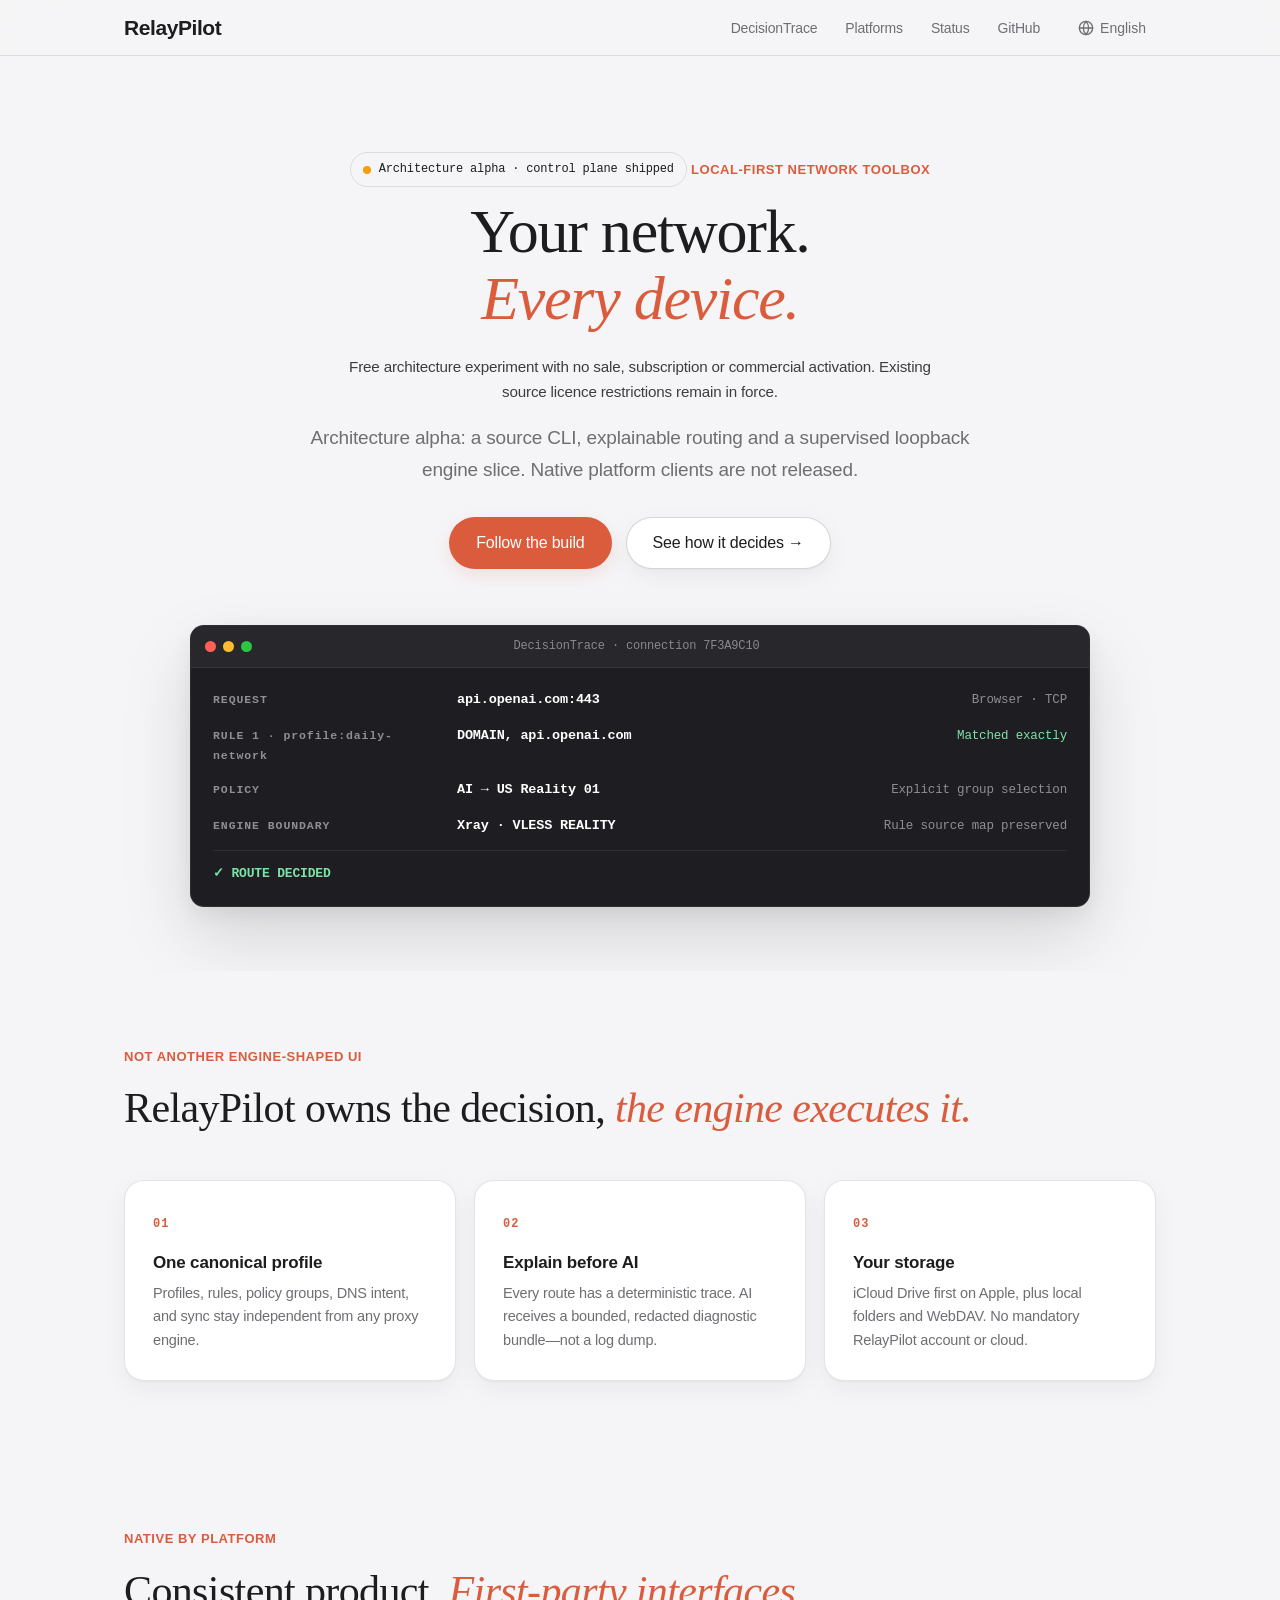
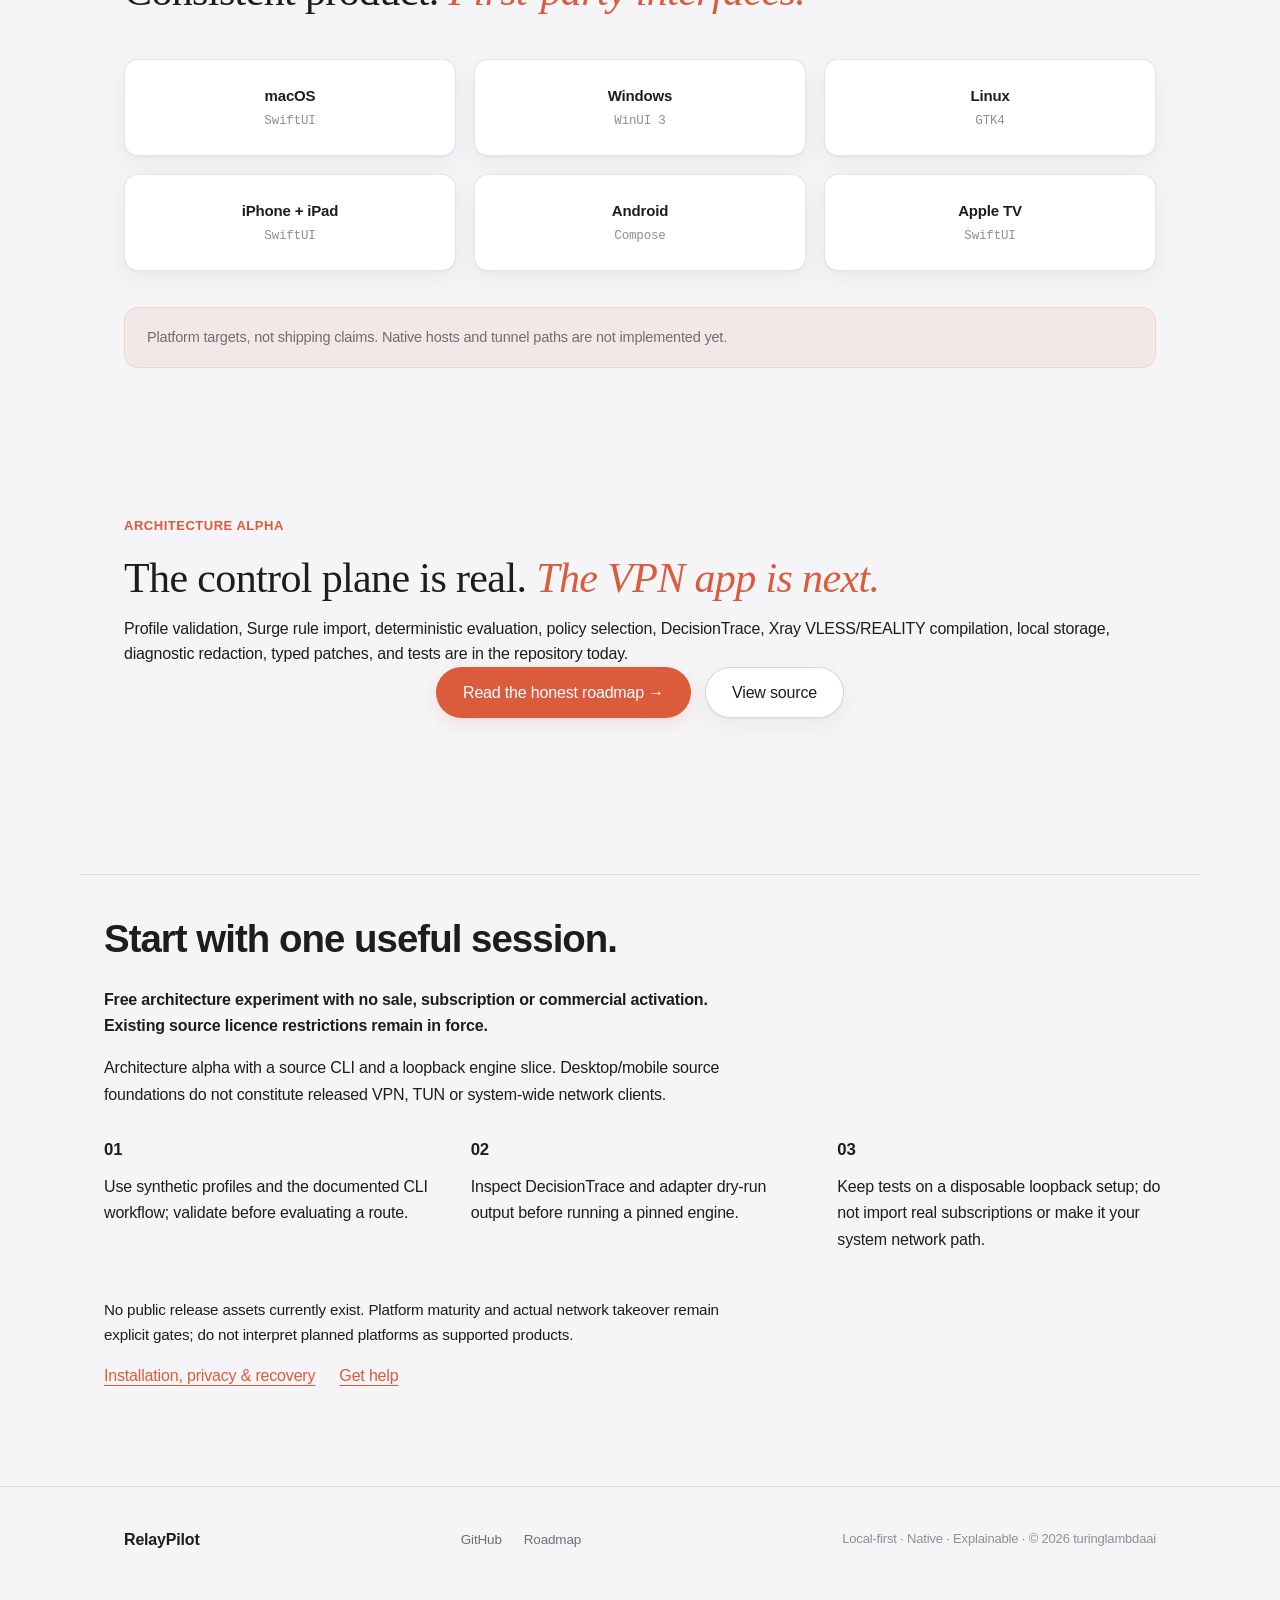
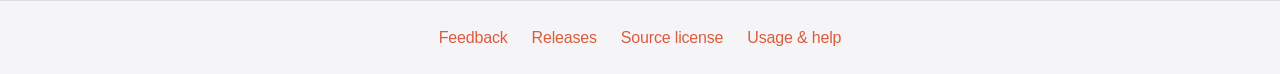
<file: site/index.html>
<!DOCTYPE html>
<html lang="en">
<head>
  <meta charset="UTF-8">
  <meta name="viewport" content="width=device-width, initial-scale=1.0">
  <title>RelayPilot — Your network. Every device.</title>
  <meta name="description" content="RelayPilot — one understandable network across every device you own.">
  <link rel="stylesheet" href="styles.css">
  <style>
    /* relaypilot product accent (family token skeleton, per-site hue) */
    :root { --accent:#DB5B3D; --accent-hover:#C2492E; --accent-soft:rgba(219,91,61,.14); --accent-tint:rgba(219,91,61,.08); }
    .status-pill { display:inline-flex; gap:8px; align-items:center; padding:7px 12px; border-radius:999px; border:1px solid var(--border); font-family:var(--font-mono); font-size:12px; }
    .status-dot { width:8px; height:8px; border-radius:50%; background:#F59E0B; }
    .card-num { font-family:var(--font-mono); font-size:12px; font-weight:600; color:var(--accent); letter-spacing:.08em; }
    .trace-body { white-space:normal; display:flex; flex-direction:column; gap:12px; }
    .trace-line { display:grid; grid-template-columns:230px 1fr auto; gap:14px; align-items:baseline; }
    .trace-label { color:rgba(255,255,255,.5); font-size:11.5px; letter-spacing:.08em; font-weight:600; }
    .trace-main { color:#fff; font-weight:600; }
    .trace-note { color:rgba(255,255,255,.5); font-size:12.5px; text-align:right; }
    .trace-note.ok { color:#7EE2A8; }
    .trace-verdict { border-top:1px solid rgba(255,255,255,.08); padding-top:12px; color:#7EE2A8; font-weight:600; font-size:13px; }
    @media (max-width:700px){ .trace-line { grid-template-columns:1fr; gap:2px; } .trace-note { text-align:left; } }
  </style>
<style>
  #product-support { display:flex; flex-wrap:wrap; justify-content:center; gap:12px 24px; padding:24px; font:inherit; border-top:1px solid var(--border, #a8a29e); }
  #product-support a:focus-visible { outline:2px solid currentColor; outline-offset:4px; }
  html:lang(en) #product-support .support-zh, html:lang(zh) #product-support .support-en { display:none; }
</style>
<style id="product-start-style">
.product-availability{font-size:.95rem;line-height:1.65;max-width:72ch;margin:18px 0;opacity:.85} .hero .product-availability{margin-left:auto;margin-right:auto}
.product-start{max-width:1120px;margin:64px auto;padding:32px 24px;border-top:1px solid var(--border,#aaa);font:inherit;line-height:1.65}
.product-start h2{font-size:clamp(1.7rem,3vw,2.4rem);letter-spacing:-.025em;margin:0 0 16px}.product-start h3{font-size:1.05rem;margin:0 0 10px}.product-start p{margin:0 0 16px;max-width:74ch}.product-start-grid{display:grid;grid-template-columns:repeat(3,minmax(0,1fr));gap:28px;margin:28px 0}.product-start a{text-decoration:underline;text-underline-offset:4px;overflow-wrap:anywhere}.product-start a:focus-visible{outline:2px solid currentColor;outline-offset:5px}.product-start .start-links{display:flex;gap:16px 24px;flex-wrap:wrap}.product-start .start-status{font-weight:600}.product-start .start-limits{font-size:.95em}
html:lang(en) .reader-zh,html:lang(zh) .reader-en{display:none!important}@media(max-width:700px){.product-start{margin:40px auto;padding:24px 20px}.product-start-grid{grid-template-columns:1fr;gap:18px}}
</style>
<style>.lang-menu li.lang-choice{padding:0}.lang-menu .lang-choice button{display:block;width:100%;padding:8px 12px;border:0;background:transparent;color:inherit;font:inherit;text-align:left;cursor:pointer}.lang-menu .lang-choice button:focus-visible{outline:2px solid currentColor;outline-offset:-2px;border-radius:4px}</style>
</head>
<body>
  <nav class="nav-container">
    <div class="nav-wrapper">
      <div class="nav-brand">RelayPilot</div>
      <ul class="nav-menu">
        <li><a href="#trace" data-en="DecisionTrace" data-zh="DecisionTrace">DecisionTrace</a></li>
        <li><a href="#platforms" class="optional" data-en="Platforms" data-zh="平台">Platforms</a></li>
        <li><a href="#status" class="optional" data-en="Status" data-zh="状态">Status</a></li>
        <li><a href="https://github.com/turinglambdaai/relaypilot">GitHub</a></li>
        <li class="lang-dropdown-wrapper">
          <button class="lang-btn" type="button" onclick="void 0" aria-label="Switch language">
            <svg width="16" height="16" viewBox="0 0 24 24" fill="none" stroke="currentColor" stroke-width="2" stroke-linecap="round" stroke-linejoin="round"><circle cx="12" cy="12" r="10"></circle><line x1="2" y1="12" x2="22" y2="12"></line><path d="M12 2a15.3 15.3 0 0 1 4 10 15.3 15.3 0 0 1-4 10 15.3 15.3 0 0 1-4-10 15.3 15.3 0 0 1 4-10z"></path></svg>
            <span id="current-lang-label" data-en="English" data-zh="简体中文">English</span>
          </button>
          <ul class="lang-menu">
            <li class="lang-choice"><button type="button" onclick="setLanguage('en')">English</button></li>
            <li class="lang-choice"><button type="button" onclick="setLanguage('zh')">简体中文</button></li>
          </ul>
        </li>
      </ul>
    </div>
  </nav>

  <section class="hero" id="overview">
    <div class="container">
      <div class="status-pill"><span class="status-dot"></span><span data-en="Architecture alpha · control plane shipped" data-zh="架构 Alpha · 控制平面已交付">Architecture alpha · control plane shipped</span></div>
      <span class="eyebrow" data-en="Local-first network toolbox" data-zh="LOCAL-FIRST 原生网络工具箱">Local-first network toolbox</span>
      <h1><span data-en="Your network." data-zh="你的网络，">Your network.</span> <span class="accent" data-en="Every device." data-zh="每一台设备。">Every device.</span></h1>
<p class="reader-en product-availability" lang="en">Free architecture experiment with no sale, subscription or commercial activation. Existing source licence restrictions remain in force.</p><p class="reader-zh product-availability" lang="zh">免费架构实验，不销售、不订阅、不接商业激活；现行源码许可限制仍然有效。</p>
      <p class="lead" data-en="Architecture alpha: a source CLI, explainable routing and a supervised loopback engine slice. Native platform clients are not released." data-zh="架构 Alpha：源码 CLI、可解释路由与受监督回环引擎纵切。原生平台客户端尚未发布。">Architecture alpha: a source CLI, explainable routing and a supervised loopback engine slice. Native platform clients are not released.</p>
      <div class="hero-buttons">
        <a href="https://github.com/turinglambdaai/relaypilot" class="btn btn-primary" data-en="Follow the build" data-zh="关注开发进展">Follow the build</a>
        <a href="#trace" class="btn btn-secondary" data-en="See how it decides →" data-zh="看它如何决策 →">See how it decides →</a>
      </div>
      <div class="hero-visual">
        <div class="code-window">
          <div class="window-header">
            <div class="window-controls"><span class="traffic-light close"></span><span class="traffic-light minimize"></span><span class="traffic-light maximize"></span></div>
            <div class="window-title">DecisionTrace · connection 7F3A9C10</div>
          </div>
          <div class="code-body trace-body" id="trace">
            <div class="trace-line"><span class="trace-label" data-en="REQUEST" data-zh="请求">REQUEST</span><span class="trace-main">api.openai.com:443</span><span class="trace-note" data-en="Browser · TCP" data-zh="浏览器 · TCP">Browser · TCP</span></div>
            <div class="trace-line"><span class="trace-label" data-en="RULE 1 · profile:daily-network" data-zh="规则 1 · profile:daily-network">RULE 1 · profile:daily-network</span><span class="trace-main">DOMAIN, api.openai.com</span><span class="trace-note ok" data-en="Matched exactly" data-zh="精确匹配">Matched exactly</span></div>
            <div class="trace-line"><span class="trace-label" data-en="POLICY" data-zh="策略">POLICY</span><span class="trace-main">AI → US Reality 01</span><span class="trace-note" data-en="Explicit group selection" data-zh="策略组显式选择">Explicit group selection</span></div>
            <div class="trace-line"><span class="trace-label" data-en="ENGINE BOUNDARY" data-zh="ENGINE 边界">ENGINE BOUNDARY</span><span class="trace-main">Xray · VLESS REALITY</span><span class="trace-note" data-en="Rule source map preserved" data-zh="保留规则源映射">Rule source map preserved</span></div>
            <div class="trace-verdict">✓ <span data-en="ROUTE DECIDED" data-zh="路由已决定">ROUTE DECIDED</span></div>
          </div>
        </div>
      </div>
    </div>
  </section>

  <section id="principles">
    <div class="container">
      <span class="eyebrow" data-en="Not another engine-shaped UI" data-zh="不是另一个按 engine 数据模型做出来的界面">Not another engine-shaped UI</span>
      <h2 class="section-title"><span data-en="RelayPilot owns the decision," data-zh="RelayPilot 做出决定，">RelayPilot owns the decision,</span> <span class="accent" data-en="the engine executes it." data-zh="Engine 负责执行。">the engine executes it.</span></h2>
      <div class="bento-grid">
        <div class="bento-card"><span class="card-num">01</span><h3 data-en="One canonical profile" data-zh="一套 canonical profile">One canonical profile</h3><p data-en="Profiles, rules, policy groups, DNS intent, and sync stay independent from any proxy engine." data-zh="Profile、规则、策略组、DNS 意图与同步不绑定任何 proxy engine。">Profiles, rules, policy groups, DNS intent, and sync stay independent from any proxy engine.</p></div>
        <div class="bento-card"><span class="card-num">02</span><h3 data-en="Explain before AI" data-zh="不依赖 AI 也能解释">Explain before AI</h3><p data-en="Every route has a deterministic trace. AI receives a bounded, redacted diagnostic bundle—not a log dump." data-zh="每条路由都有确定性 trace；AI 只接收有边界、已脱敏的诊断包。">Every route has a deterministic trace. AI receives a bounded, redacted diagnostic bundle—not a log dump.</p></div>
        <div class="bento-card"><span class="card-num">03</span><h3 data-en="Your storage" data-zh="使用你的存储">Your storage</h3><p data-en="iCloud Drive first on Apple, plus local folders and WebDAV. No mandatory RelayPilot account or cloud." data-zh="Apple 优先 iCloud Drive，并支持本地文件夹与 WebDAV；不强制账号或云。">iCloud Drive first on Apple, plus local folders and WebDAV. No mandatory RelayPilot account or cloud.</p></div>
      </div>
    </div>
  </section>

  <section id="platforms">
    <div class="container">
      <span class="eyebrow" data-en="Native by platform" data-zh="各平台真原生">Native by platform</span>
      <h2 class="section-title"><span data-en="Consistent product." data-zh="一致的产品。">Consistent product.</span> <span class="accent" data-en="First-party interfaces." data-zh="第一方原生界面。">First-party interfaces.</span></h2>
      <div class="platforms-grid">
        <div class="platform-card"><div class="platform-name">macOS</div><div class="platform-format">SwiftUI</div></div>
        <div class="platform-card"><div class="platform-name">Windows</div><div class="platform-format">WinUI 3</div></div>
        <div class="platform-card"><div class="platform-name">Linux</div><div class="platform-format">GTK4</div></div>
        <div class="platform-card"><div class="platform-name">iPhone + iPad</div><div class="platform-format">SwiftUI</div></div>
        <div class="platform-card"><div class="platform-name">Android</div><div class="platform-format">Compose</div></div>
        <div class="platform-card"><div class="platform-name">Apple TV</div><div class="platform-format">SwiftUI</div></div>
      </div>
      <div class="callout" data-en="Platform targets, not shipping claims. Native hosts and tunnel paths are not implemented yet." data-zh="这是平台目标，不是已支持声明；native host 与 tunnel path 尚未完成。">Platform targets, not shipping claims. Native hosts and tunnel paths are not implemented yet.</div>
    </div>
  </section>

  <section id="status">
    <div class="container">
      <span class="eyebrow" data-en="Architecture alpha" data-zh="架构 Alpha">Architecture alpha</span>
      <h2 class="section-title"><span data-en="The control plane is real." data-zh="控制平面已落地。">The control plane is real.</span> <span class="accent" data-en="The VPN app is next." data-zh="下一步是真实 VPN 路径。">The VPN app is next.</span></h2>
      <p class="lead" data-en="Profile validation, Surge rule import, deterministic evaluation, policy selection, DecisionTrace, Xray VLESS/REALITY compilation, local storage, diagnostic redaction, typed patches, and tests are in the repository today." data-zh="Profile 校验、Surge 规则导入、确定性求值、策略选择、DecisionTrace、Xray VLESS/REALITY 编译、本地 storage、诊断脱敏、typed patch 和测试都已进入仓库。">Profile validation, Surge rule import, deterministic evaluation, policy selection, DecisionTrace, Xray VLESS/REALITY compilation, local storage, diagnostic redaction, typed patches, and tests are in the repository today.</p>
      <div class="hero-buttons">
        <a href="https://github.com/turinglambdaai/relaypilot/blob/main/ROADMAP.md" class="btn btn-primary" data-en="Read the honest roadmap →" data-zh="查看诚实路线图 →">Read the honest roadmap →</a>
        <a href="https://github.com/turinglambdaai/relaypilot" class="btn btn-secondary" data-en="View source" data-zh="查看源码">View source</a>
      </div>
    </div>
  </section>

  <section id="start-here" class="product-start" aria-label="Get started / 开始使用">
<h2 class="reader-en " lang="en">Start with one useful session.</h2><h2 class="reader-zh " lang="zh">从一次有效使用开始。</h2><p class="reader-en start-status" lang="en">Free architecture experiment with no sale, subscription or commercial activation. Existing source licence restrictions remain in force.</p><p class="reader-zh start-status" lang="zh">免费架构实验，不销售、不订阅、不接商业激活；现行源码许可限制仍然有效。</p><p class="reader-en " lang="en">Architecture alpha with a source CLI and a loopback engine slice. Desktop/mobile source foundations do not constitute released VPN, TUN or system-wide network clients.</p><p class="reader-zh " lang="zh">架构 Alpha，已有源码 CLI 与回环引擎纵切。桌面或移动源码基础不等于已发布的 VPN、TUN 或系统全局网络客户端。</p><div class="product-start-grid"><article><h3 class="reader-en " lang="en">01</h3><h3 class="reader-zh " lang="zh">01</h3><p class="reader-en " lang="en">Use synthetic profiles and the documented CLI workflow; validate before evaluating a route.</p><p class="reader-zh " lang="zh">使用合成 profile 和已文档化的 CLI 工作流，先校验再求值路由。</p></article><article><h3 class="reader-en " lang="en">02</h3><h3 class="reader-zh " lang="zh">02</h3><p class="reader-en " lang="en">Inspect DecisionTrace and adapter dry-run output before running a pinned engine.</p><p class="reader-zh " lang="zh">运行固定版本引擎前，先检查 DecisionTrace 和适配器 dry-run 输出。</p></article><article><h3 class="reader-en " lang="en">03</h3><h3 class="reader-zh " lang="zh">03</h3><p class="reader-en " lang="en">Keep tests on a disposable loopback setup; do not import real subscriptions or make it your system network path.</p><p class="reader-zh " lang="zh">测试保留在可丢弃的回环环境，不导入真实订阅，也不将其用作系统网络通道。</p></article></div><p class="reader-en start-limits" lang="en">No public release assets currently exist. Platform maturity and actual network takeover remain explicit gates; do not interpret planned platforms as supported products.</p><p class="reader-zh start-limits" lang="zh">当前没有公开发行附件。平台成熟度与实际网络接管仍需明确验收；规划平台不等于已支持产品。</p><div class="start-links"><a class="reader-en" lang="en" href="https://github.com/turinglambdaai/relaypilot/blob/main/docs/USER-GUIDE.md">Installation, privacy &amp; recovery</a><a class="reader-zh" lang="zh" href="https://github.com/turinglambdaai/relaypilot/blob/main/docs/USER-GUIDE.zh-CN.md">安装、隐私与恢复</a><a href="https://github.com/turinglambdaai/relaypilot/issues"><span class="reader-en " lang="en">Get help</span><span class="reader-zh " lang="zh">反馈与帮助</span></a></div>
</section>
<footer>
    <div class="footer-content">
      <div class="footer-brand">RelayPilot</div>
      <div class="footer-links">
        <a href="https://github.com/turinglambdaai/relaypilot">GitHub</a>
        <a href="https://github.com/turinglambdaai/relaypilot/blob/main/ROADMAP.md" data-en="Roadmap" data-zh="路线图">Roadmap</a>
      </div>
      <div class="footer-note" data-en="Local-first · Native · Explainable · © 2026 turinglambdaai" data-zh="Local-first · 原生 · 可解释 · © 2026 turinglambdaai">Local-first · Native · Explainable · © 2026 turinglambdaai</div>
    </div>
  </footer>
<nav id="product-support" aria-label="Support / 支持"><a href="https://github.com/turinglambdaai/relaypilot/issues"><span class="support-zh">反馈</span><span class="support-en" lang="en">Feedback</span></a> <a href="https://github.com/turinglambdaai/relaypilot/releases"><span class="support-zh">发布与更新</span><span class="support-en" lang="en">Releases</span></a> <a href="https://github.com/turinglambdaai/relaypilot/blob/main/LICENSE"><span class="support-zh">源码许可</span><span class="support-en" lang="en">Source license</span></a> <a class="support-zh" href="https://github.com/turinglambdaai/relaypilot/blob/main/docs/USER-GUIDE.zh-CN.md">使用与帮助</a> <a class="support-en" lang="en" href="https://github.com/turinglambdaai/relaypilot/blob/main/docs/USER-GUIDE.md">Usage & help</a></nav>

  <script>
    // Unified language policy: explicit choice wins; otherwise follow system/browser locale.
    var LANGUAGE_OVERRIDE_KEY = 'relaypilot-lang-override-v2';
    var LANGUAGE_LEGACY_KEYS = ['site-lang'];
    var pageMetadata = {
      en: { title:'RelayPilot — Your network. Every device.', description:'RelayPilot — one understandable network across every device you own.' },
      zh: { title:'RelayPilot — 你的网络，每一台设备', description:'RelayPilot — 一套可解释的网络，覆盖你的每一台设备。' }
    };
    function readLanguageOverride(){
      try {
        var v=localStorage.getItem(LANGUAGE_OVERRIDE_KEY);
        if(v!=='zh'&&v!=='en'){
          for(var i=0;i<LANGUAGE_LEGACY_KEYS.length;i++){
            var legacy=localStorage.getItem(LANGUAGE_LEGACY_KEYS[i]);
            if(legacy==='zh'||legacy==='en'){ v=legacy; try{localStorage.setItem(LANGUAGE_OVERRIDE_KEY,v);}catch(e){} break; }
          }
        }
        return v==='zh'||v==='en'?v:null;
      } catch(e){ return null; }
    }
    function detectBrowserLanguage(){ var locale=(navigator.languages&&navigator.languages[0])||navigator.language||''; return String(locale).toLowerCase().indexOf('zh')===0?'zh':'en'; }
    function applyLanguage(lang,persist){
      if(persist){ try { localStorage.setItem(LANGUAGE_OVERRIDE_KEY,lang); } catch(e){} }
      document.querySelectorAll('[data-en]').forEach(function(el){ var text=el.getAttribute('data-'+lang); if(text!==null) el.textContent=text; });
      document.documentElement.lang=lang==='zh'?'zh-CN':'en';
      document.documentElement.setAttribute('data-language',lang);
      var label=document.getElementById('current-lang-label');
      if(label) label.textContent=lang==='zh'?'简体中文':'English';
      var metadata=pageMetadata[lang];
      if(metadata){ document.title=metadata.title; var d=document.querySelector('meta[name="description"]'); if(d)d.setAttribute('content',metadata.description); }
    }
    function setLanguage(lang){ if(lang==='zh'||lang==='en') applyLanguage(lang,true); }
    applyLanguage(readLanguageOverride()||detectBrowserLanguage(),false);
    LANGUAGE_LEGACY_KEYS.forEach(function(k){ try{ localStorage.removeItem(k); }catch(e){} });
    window.addEventListener('languagechange',function(){ if(!readLanguageOverride()) applyLanguage(detectBrowserLanguage(),false); });
  </script>
</body>
</html>
</file>
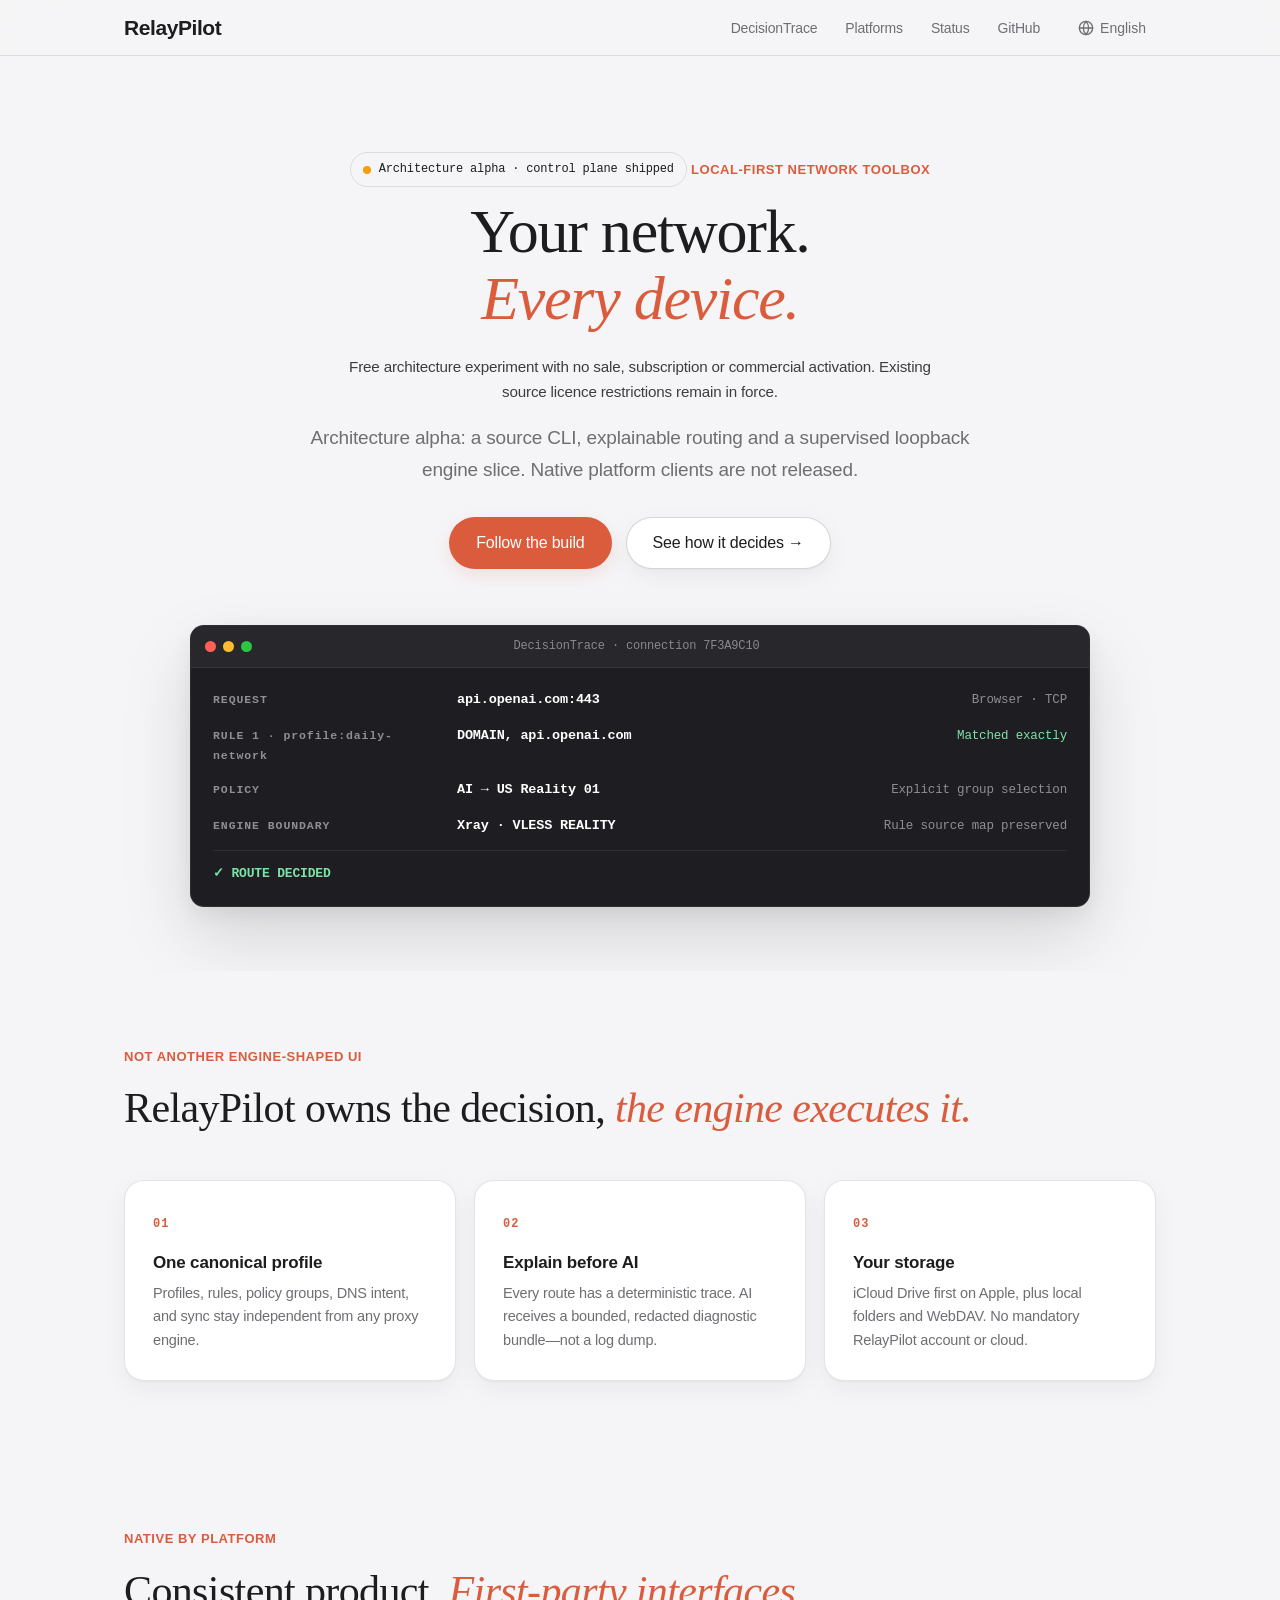
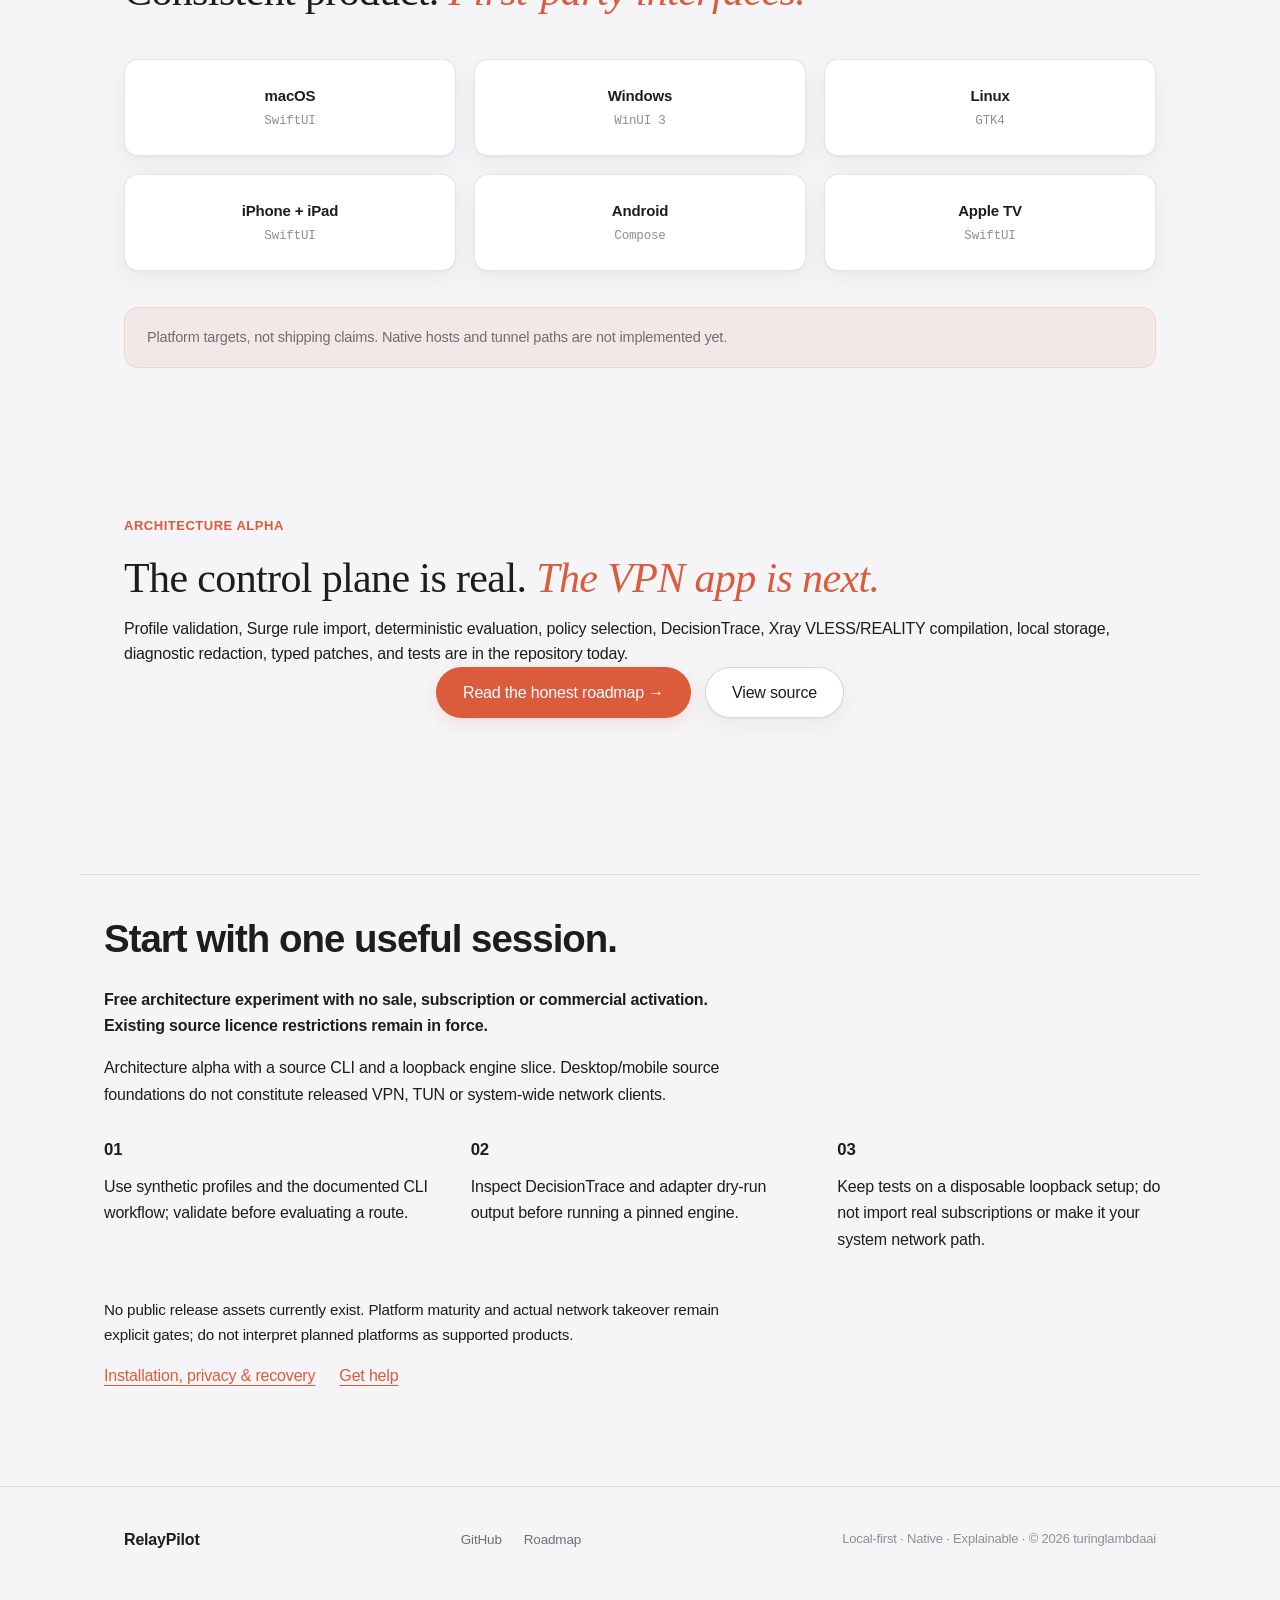
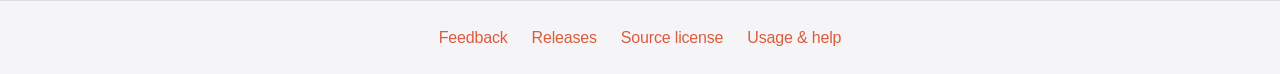
<file: site/zh-CN.html>
<!doctype html>
<html lang="zh-CN">
<head>
  <meta charset="utf-8">
  <meta name="viewport" content="width=device-width, initial-scale=1">
  <meta http-equiv="refresh" content="0; url=index.html">
  <link rel="canonical" href="./">
  <title>RelayPilot — 你的网络，每一台设备</title>
  <script>location.replace('index.html');</script>
</head>
<body>
  <p style="font-family:sans-serif;padding:2rem">页面已合并，正在跳转… <a href="index.html">如未跳转请点这里</a></p>
</body>
</html>
</file>
<file: site/styles.css>
/*
 * Shared product-site stylesheet — turinglambdaai family design system.
 * Same token skeleton as taskly.jrtx.site; each site overrides the accent
 * variables in a small inline <style> block in its <head>.
 */

:root {
    --bg: #F5F5F7;
    --bg-card: #FFFFFF;
    --bg-elevated: #FFFFFF;
    --text: #1D1D1F;
    --text-2: #6E6E73;
    --text-3: #8E8E93;
    --accent: #007AFF;
    --accent-hover: #0066D6;
    --accent-soft: rgba(0, 122, 255, 0.14);
    --accent-tint: rgba(0, 122, 255, 0.08);
    --border: rgba(0, 0, 0, 0.10);
    --border-strong: rgba(0, 0, 0, 0.16);

    --font-sans: -apple-system, BlinkMacSystemFont, "SF Pro Text", "Segoe UI", Roboto, Helvetica, Arial, sans-serif;
    --font-serif: "Newsreader", Georgia, serif;
    --font-mono: ui-monospace, "SF Mono", "Cascadia Code", Menlo, Consolas, monospace;

    --wrapper-width: 1080px;
    --radius-l: 20px;
    --radius-m: 14px;
    --radius-s: 10px;

    --shadow-card: 0 1px 2px rgba(0, 0, 0, 0.04), 0 8px 24px rgba(0, 0, 0, 0.05);
    --shadow-hover: 0 2px 4px rgba(0, 0, 0, 0.05), 0 14px 40px rgba(0, 0, 0, 0.09);
    --shadow-window: 0 30px 70px rgba(0, 0, 0, 0.13), 0 8px 20px rgba(0, 0, 0, 0.06);

    --ease: cubic-bezier(0.2, 0.8, 0.2, 1);
}

* { box-sizing: border-box; margin: 0; padding: 0; }

html { scroll-behavior: smooth; }

body {
    font-family: var(--font-sans);
    background-color: var(--bg);
    color: var(--text);
    line-height: 1.6;
    letter-spacing: -0.011em;
    -webkit-font-smoothing: antialiased;
    -moz-osx-font-smoothing: grayscale;
}

a { text-decoration: none; color: var(--accent); transition: color 0.2s var(--ease); }
ul { list-style: none; }

::selection { background: var(--accent-soft); color: var(--text); }

/* ---------- Navigation ---------- */
.nav-container {
    position: sticky;
    top: 0;
    width: 100%;
    height: 56px;
    background: rgba(245, 245, 247, 0.78);
    backdrop-filter: saturate(180%) blur(20px);
    -webkit-backdrop-filter: saturate(180%) blur(20px);
    border-bottom: 1px solid var(--border);
    z-index: 9999;
}

.nav-wrapper {
    max-width: var(--wrapper-width);
    margin: 0 auto;
    height: 100%;
    display: flex;
    justify-content: space-between;
    align-items: center;
    padding: 0 24px;
}

.nav-brand {
    display: flex;
    align-items: center;
    gap: 9px;
    font-weight: 600;
    font-size: 21px;
    color: var(--text);
    letter-spacing: -0.02em;
}

.nav-logo { flex-shrink: 0; border-radius: 6px; }

.nav-menu { display: flex; gap: 28px; align-items: center; }

.nav-menu a {
    font-size: 14px;
    color: var(--text-2);
    font-weight: 450;
    transition: color 0.2s;
}
.nav-menu a:hover { color: var(--accent); }

/* Language dropdown */
.lang-dropdown-wrapper { position: relative; }
.lang-btn {
    display: flex;
    align-items: center;
    gap: 6px;
    background: none;
    border: none;
    cursor: pointer;
    font-family: var(--font-sans);
    font-size: 14px;
    color: var(--text-2);
    padding: 6px 10px;
    border-radius: 8px;
    transition: all 0.2s var(--ease);
}
.lang-btn:hover { color: var(--accent); background: var(--accent-tint); }
.lang-menu {
    position: absolute;
    top: calc(100% + 6px);
    right: 0;
    background: var(--bg-card);
    border: 1px solid var(--border);
    border-radius: var(--radius-s);
    box-shadow: var(--shadow-hover);
    padding: 6px;
    min-width: 130px;
    opacity: 0;
    visibility: hidden;
    transform: translateY(-4px);
    transition: all 0.18s var(--ease);
    z-index: 10000;
}
.lang-dropdown-wrapper:hover .lang-menu,
.lang-dropdown-wrapper:focus-within .lang-menu {
    opacity: 1;
    visibility: visible;
    transform: translateY(0);
}
.lang-menu li {
    padding: 7px 12px;
    font-size: 14px;
    color: var(--text);
    border-radius: 6px;
    cursor: pointer;
    transition: background 0.15s;
}
.lang-menu li:hover { background: var(--accent-tint); color: var(--accent); }

/* ---------- Layout ---------- */
.container { max-width: var(--wrapper-width); margin: 0 auto; padding: 0 24px; }
section { padding: 72px 0; }

.eyebrow {
    display: inline-block;
    font-size: 13px;
    font-weight: 550;
    letter-spacing: 0.04em;
    text-transform: uppercase;
    color: var(--accent);
    margin-bottom: 18px;
}

.section-title {
    font-family: var(--font-serif);
    font-size: 42px;
    line-height: 1.12;
    font-weight: 500;
    letter-spacing: -0.015em;
    color: var(--text);
    margin-bottom: 14px;
}
.section-title .accent { color: var(--accent); font-style: italic; }

.section-lead {
    font-size: 18px;
    color: var(--text-2);
    max-width: 640px;
    line-height: 1.65;
}

.text-center { text-align: center; }
.text-center .section-lead { margin: 0 auto; }

/* ---------- Hero ---------- */
.hero { padding: 96px 0 64px; text-align: center; overflow: hidden; }

.hero h1 {
    font-family: var(--font-serif);
    font-size: clamp(38px, 6vw, 62px);
    line-height: 1.08;
    font-weight: 500;
    letter-spacing: -0.02em;
    margin-bottom: 22px;
}
.hero h1 .accent { color: var(--accent); font-style: italic; }
.hero h1 span { display: block; }

.hero .lead {
    font-size: 19px;
    color: var(--text-2);
    max-width: 680px;
    margin: 0 auto 32px;
    line-height: 1.65;
}

.hero-buttons {
    display: flex;
    gap: 14px;
    justify-content: center;
    flex-wrap: wrap;
    margin-bottom: 20px;
}

.btn {
    display: inline-flex;
    align-items: center;
    gap: 8px;
    padding: 12px 26px;
    border-radius: 999px;
    font-size: 16px;
    font-weight: 500;
    transition: all 0.2s var(--ease);
    border: 1px solid transparent;
}
.btn-primary {
    background: var(--accent);
    color: #fff;
    box-shadow: 0 6px 18px var(--accent-soft);
}
.btn-primary:hover {
    background: var(--accent-hover);
    transform: translateY(-1px);
    box-shadow: 0 10px 26px var(--accent-soft);
}
.btn-secondary {
    background: var(--bg-card);
    color: var(--text);
    border: 1px solid var(--border-strong);
    box-shadow: var(--shadow-card);
}
.btn-secondary:hover { color: var(--accent); border-color: var(--accent); }

.hero-visual {
    max-width: 900px;
    margin: 56px auto 0;
    position: relative;
}

/* ---------- Bento feature grid ---------- */
.bento-grid {
    display: grid;
    grid-template-columns: repeat(3, 1fr);
    gap: 18px;
    margin-top: 48px;
}
.bento-card {
    background: var(--bg-card);
    border: 1px solid var(--border);
    border-radius: var(--radius-l);
    padding: 28px;
    transition: all 0.25s var(--ease);
    box-shadow: var(--shadow-card);
}
.bento-card:hover {
    transform: translateY(-3px);
    box-shadow: var(--shadow-hover);
    border-color: var(--accent);
}
.bento-card.span-2 { grid-column: span 2; }
.bento-card h3 {
    font-size: 17px;
    font-weight: 600;
    margin: 14px 0 6px;
    letter-spacing: -0.01em;
}
.bento-card p { font-size: 14.5px; color: var(--text-2); line-height: 1.6; }
.card-icon {
    width: 42px;
    height: 42px;
    border-radius: 11px;
    background: var(--accent-soft);
    color: var(--accent);
    display: flex;
    align-items: center;
    justify-content: center;
}

/* ---------- Code windows (mac-style) ---------- */
.code-window {
    background: #1E1E22;
    border-radius: var(--radius-m);
    box-shadow: var(--shadow-window);
    overflow: hidden;
    text-align: left;
    border: 1px solid rgba(255, 255, 255, 0.07);
}
.window-header {
    display: flex;
    align-items: center;
    padding: 11px 14px;
    background: rgba(255, 255, 255, 0.045);
    border-bottom: 1px solid rgba(255, 255, 255, 0.06);
}
.window-controls { display: flex; gap: 7px; }
.traffic-light { width: 11px; height: 11px; border-radius: 50%; }
.traffic-light.close { background: #FF5F57; }
.traffic-light.minimize { background: #FEBC2E; }
.traffic-light.maximize { background: #28C840; }
.window-title {
    flex: 1;
    text-align: center;
    font-size: 12px;
    color: rgba(255, 255, 255, 0.45);
    font-family: var(--font-mono);
    margin-right: 54px;
}
.code-body {
    padding: 20px 22px;
    font-family: var(--font-mono);
    font-size: 13.5px;
    line-height: 1.75;
    color: rgba(255, 255, 255, 0.86);
    overflow-x: auto;
    white-space: pre;
}
.code-body .prompt { color: var(--accent-bright, #6CB6FF); user-select: none; }
.code-body .cmd { color: #FFFFFF; font-weight: 600; }
.code-body .str { color: #7EE2A8; }
.code-body .flag { color: #FEBC2E; }
.code-body .comment { color: rgba(255, 255, 255, 0.38); }
.code-body .ok { color: #7EE2A8; }
.code-body .kw { color: #C792EA; }
.code-body .dim { color: rgba(255, 255, 255, 0.5); }

/* ---------- Split view (two code panes side by side) ---------- */
.split-view {
    display: grid;
    grid-template-columns: 1fr 1fr;
    gap: 18px;
    margin-top: 48px;
}
.split-pane-label {
    font-size: 13px;
    font-weight: 600;
    color: var(--text-2);
    margin: 26px 0 10px;
    letter-spacing: 0.02em;
    text-transform: uppercase;
}
.split-view .split-pane-label { margin-top: 0; }

/* ---------- Compare table ---------- */
.compare-table-wrap {
    margin-top: 44px;
    overflow-x: auto;
    border-radius: var(--radius-l);
    border: 1px solid var(--border);
    background: var(--bg-card);
    box-shadow: var(--shadow-card);
}
table.compare {
    width: 100%;
    border-collapse: collapse;
    font-size: 14px;
    min-width: 620px;
}
.compare th, .compare td {
    padding: 13px 18px;
    text-align: left;
    border-bottom: 1px solid var(--border);
}
.compare th {
    font-weight: 600;
    background: var(--accent-tint);
    color: var(--text);
    white-space: nowrap;
}
.compare td:first-child { font-weight: 550; color: var(--text-2); white-space: nowrap; }
.compare tr:last-child td { border-bottom: none; }
.compare td { color: var(--text); }
.compare .yes { color: var(--accent); font-weight: 600; }

/* ---------- Download / platform grid ---------- */
.platforms-grid {
    display: grid;
    grid-template-columns: repeat(3, 1fr);
    gap: 18px;
    margin-top: 44px;
}
.platform-card {
    background: var(--bg-card);
    border: 1px solid var(--border);
    border-radius: var(--radius-m);
    padding: 24px;
    text-align: center;
    transition: all 0.2s var(--ease);
    display: block;
    color: var(--text);
    box-shadow: var(--shadow-card);
}
.platform-card:hover {
    transform: translateY(-2px);
    box-shadow: var(--shadow-hover);
    border-color: var(--accent);
    color: var(--text);
}
.platform-icon { font-size: 30px; margin-bottom: 8px; color: var(--text-2); }
.platform-name { font-weight: 600; font-size: 15px; }
.platform-format { font-size: 12.5px; color: var(--text-3); font-family: var(--font-mono); margin-top: 3px; }

.download-cta {
    margin-top: 30px;
    font-size: 14px;
    color: var(--text-2);
}
.version-badge {
    display: inline-flex;
    align-items: center;
    gap: 6px;
    background: var(--bg-card);
    border: 1px solid var(--border);
    padding: 5px 14px;
    border-radius: 999px;
    font-size: 13px;
    color: var(--text-2);
}
.version-badge .ver { color: var(--accent); font-weight: 600; }

/* ---------- Callout ---------- */
.callout {
    margin-top: 36px;
    background: var(--accent-tint);
    border: 1px solid var(--accent-soft);
    border-radius: var(--radius-m);
    padding: 18px 22px;
    font-size: 14.5px;
    color: var(--text-2);
}
.callout strong { color: var(--text); }

/* ---------- Loop diagram (benchpilot) ---------- */
.loop-diagram {
    display: flex;
    align-items: center;
    justify-content: center;
    gap: 10px;
    flex-wrap: wrap;
    margin: 48px 0 8px;
}
.loop-step {
    background: var(--bg-card);
    border: 1px solid var(--border);
    border-radius: 999px;
    padding: 10px 22px;
    font-family: var(--font-mono);
    font-size: 14px;
    font-weight: 600;
    box-shadow: var(--shadow-card);
    color: var(--text);
}
.loop-step.hot {
    border-color: var(--accent);
    color: var(--accent);
    background: var(--accent-tint);
}
.loop-arrow { color: var(--text-3); font-size: 18px; }

/* ---------- Stacked architecture (benchpilot) ---------- */
.arch-stack {
    margin-top: 44px;
    display: flex;
    flex-direction: column;
    align-items: center;
    gap: 10px;
}
.arch-row {
    display: flex;
    gap: 12px;
    justify-content: center;
    flex-wrap: wrap;
}
.arch-node {
    background: var(--bg-card);
    border: 1px solid var(--border);
    border-radius: var(--radius-s);
    padding: 9px 20px;
    font-family: var(--font-mono);
    font-size: 13.5px;
    box-shadow: var(--shadow-card);
    color: var(--text);
}
.arch-node.core {
    border-color: var(--accent);
    background: var(--accent-tint);
    color: var(--accent);
    font-weight: 600;
}
.arch-node.hw { border-style: dashed; color: var(--text-2); }
.arch-connector { color: var(--text-3); font-size: 15px; line-height: 1; }

/* ---------- Mockup: generic app screen ---------- */
.app-window {
    background: var(--bg-elevated);
    border-radius: var(--radius-m);
    box-shadow: var(--shadow-window);
    overflow: hidden;
    text-align: left;
    border: 1px solid var(--border);
}

/* ---------- Footer ---------- */
footer {
    border-top: 1px solid var(--border);
    padding: 40px 0 48px;
    margin-top: 40px;
}
.footer-content {
    max-width: var(--wrapper-width);
    margin: 0 auto;
    padding: 0 24px;
    display: flex;
    justify-content: space-between;
    align-items: center;
    flex-wrap: wrap;
    gap: 16px;
}
.footer-brand {
    display: flex;
    align-items: center;
    gap: 9px;
    font-weight: 600;
    font-size: 16px;
    color: var(--text);
}
.footer-links { display: flex; gap: 22px; }
.footer-links a { font-size: 13.5px; color: var(--text-2); }
.footer-links a:hover { color: var(--accent); }
.footer-note { font-size: 13px; color: var(--text-3); }

/* ---------- Scroll animation ----------
   Hidden-until-revealed only when JS is active (html.js-anim), so content
   stays visible without JavaScript and for crawlers. */
html.js-anim .animate-on-scroll {
    opacity: 0;
    transform: translateY(22px);
    transition: opacity 0.7s var(--ease), transform 0.7s var(--ease);
}
html.js-anim .animate-on-scroll.is-visible { opacity: 1; transform: translateY(0); }

/* ---------- Responsive ---------- */
@media (max-width: 900px) {
    .bento-grid { grid-template-columns: 1fr 1fr; }
    .platforms-grid { grid-template-columns: 1fr; }
    .split-view { grid-template-columns: 1fr; }
    section { padding: 56px 0; }
    .hero { padding: 72px 0 48px; }
}

@media (max-width: 600px) {
    .bento-grid { grid-template-columns: 1fr; }
    .bento-card.span-2 { grid-column: span 1; }
    .section-title { font-size: 32px; }
    .nav-menu { gap: 16px; }
    .nav-menu a.optional { display: none; }
}
</file>
